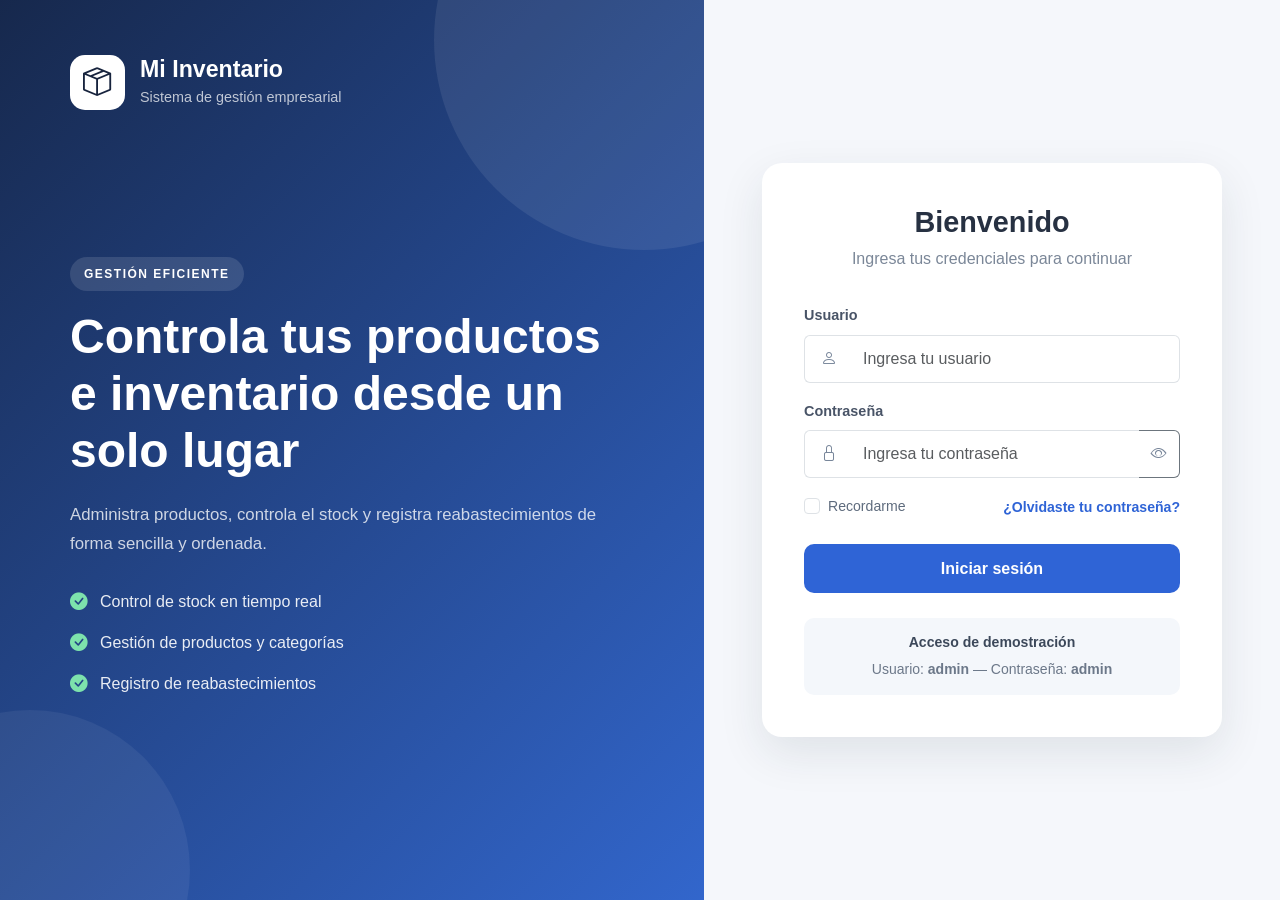
<file: index.html>
<!DOCTYPE html>
<html lang="es">
<head>
    <meta charset="UTF-8">

    <meta
        name="viewport"
        content="width=device-width, initial-scale=1.0"
    >

    <title>Iniciar sesión</title>

    <!-- Bootstrap -->
    <link
        href="https://cdn.jsdelivr.net/npm/bootstrap@5.3.3/dist/css/bootstrap.min.css"
        rel="stylesheet"
    >

    <!-- Bootstrap Icons -->
    <link
        href="https://cdn.jsdelivr.net/npm/bootstrap-icons@1.11.3/font/bootstrap-icons.min.css"
        rel="stylesheet"
    >

    <!-- CSS propio -->
    <link rel="stylesheet" href="index.css">
</head>

<body>

<main class="login-container">

    <div class="login-wrapper">

        <!-- Sección izquierda -->
        <section class="login-info">

            <div class="login-info-content">

                <div class="brand-container">
                    <div class="brand-icon">
                        <i class="bi bi-box-seam"></i>
                    </div>

                    <div>
                        <h2 class="brand-title">
                            Mi Inventario
                        </h2>

                        <p class="brand-subtitle">
                            Sistema de gestión empresarial
                        </p>
                    </div>
                </div>

                <div class="welcome-content">
                    <span class="welcome-label">
                        GESTIÓN EFICIENTE
                    </span>

                    <h1>
                        Controla tus productos e inventario desde un solo lugar
                    </h1>

                    <p>
                        Administra productos, controla el stock y registra
                        reabastecimientos de forma sencilla y ordenada.
                    </p>

                    <div class="feature-list">

                        <div class="feature-item">
                            <i class="bi bi-check-circle-fill"></i>

                            <span>
                                Control de stock en tiempo real
                            </span>
                        </div>

                        <div class="feature-item">
                            <i class="bi bi-check-circle-fill"></i>

                            <span>
                                Gestión de productos y categorías
                            </span>
                        </div>

                        <div class="feature-item">
                            <i class="bi bi-check-circle-fill"></i>

                            <span>
                                Registro de reabastecimientos
                            </span>
                        </div>

                    </div>
                </div>

            </div>

        </section>

        <!-- Sección derecha -->
        <section class="login-form-section">

            <div class="login-card">

                <div class="login-header">

                    <div class="login-mobile-logo">
                        <i class="bi bi-box-seam"></i>
                    </div>

                    <h3>
                        Bienvenido
                    </h3>

                    <p>
                        Ingresa tus credenciales para continuar
                    </p>

                </div>

                <form id="formLogin" novalidate onsubmit="login(event)">

                    <!-- Usuario -->
                    <div class="mb-3">

                        <label
                            for="usuario"
                            class="form-label"
                        >
                            Usuario
                        </label>

                        <div class="input-group login-input-group">

                            <span class="input-group-text">
                                <i class="bi bi-person"></i>
                            </span>

                            <input
                                type="text"
                                id="usuario"
                                class="form-control"
                                placeholder="Ingresa tu usuario"
                                autocomplete="username"
                                required
                            >

                        </div>

                        <div
                            class="invalid-feedback"
                            id="errorUsuario"
                        >
                            Debes ingresar tu usuario.
                        </div>

                    </div>

                    <!-- Contraseña -->
                    <div class="mb-3">

                        <label
                            for="password"
                            class="form-label"
                        >
                            Contraseña
                        </label>

                        <div class="input-group login-input-group">

                            <span class="input-group-text">
                                <i class="bi bi-lock"></i>
                            </span>

                            <input
                                type="password"
                                id="password"
                                class="form-control"
                                placeholder="Ingresa tu contraseña"
                                autocomplete="current-password"
                                required
                            >

                            <button
                                type="button"
                                class="btn btn-outline-secondary btn-password"
                                id="btnMostrarPassword"
                                aria-label="Mostrar contraseña"
                            >
                                <i
                                    class="bi bi-eye"
                                    id="iconoPassword"
                                ></i>
                            </button>

                        </div>

                        <div
                            class="invalid-feedback"
                            id="errorPassword"
                        >
                            Debes ingresar tu contraseña.
                        </div>

                    </div>

                    <!-- Opciones -->
                    <div class="d-flex justify-content-between align-items-center mb-4">

                        <div class="form-check">

                            <input
                                class="form-check-input"
                                type="checkbox"
                                id="recordarme"
                            >

                            <label
                                class="form-check-label"
                                for="recordarme"
                            >
                                Recordarme
                            </label>

                        </div>

                        <a href="#" class="forgot-link">
                            ¿Olvidaste tu contraseña?
                        </a>

                    </div>

                    <!-- Mensaje -->
                    <div
                        id="mensajeLogin"
                        class="alert d-none"
                        role="alert"
                    ></div>

                    <!-- Botón login -->
                    <button
                        type="submit"
                        class="btn btn-primary w-100 btn-login"
                        id="btnLogin"
                    >
                        <span id="textoBoton">
                            Iniciar sesión
                        </span>

                        <span
                            id="spinnerLogin"
                            class="spinner-border spinner-border-sm ms-2 d-none"
                            role="status"
                        ></span>
                    </button>

                </form>

                <div class="demo-access">
                    <p class="mb-1">
                        Acceso de demostración
                    </p>

                    <small>
                        Usuario:
                        <strong>admin</strong>
                        —
                        Contraseña:
                        <strong>admin</strong>
                    </small>
                </div>

            </div>

        </section>

    </div>

</main>

<!-- Toast -->
<div class="toast-container position-fixed bottom-0 end-0 p-3">

    <div
        id="toastLogin"
        class="toast align-items-center text-bg-success border-0"
        role="alert"
    >
        <div class="d-flex">

            <div
                class="toast-body"
                id="textoToast"
            >
                Inicio de sesión correcto.
            </div>

            <button
                type="button"
                class="btn-close btn-close-white me-2 m-auto"
                data-bs-dismiss="toast"
            ></button>

        </div>
    </div>

</div>

<script src="https://cdn.jsdelivr.net/npm/bootstrap@5.3.3/dist/js/bootstrap.bundle.min.js"></script>
<script src="index.js"></script>
<script src="js/config.js"></script>

</body>
</html>
</file>
<file: index.css>
* {
    box-sizing: border-box;
}

body {
    margin: 0;
    min-height: 100vh;
    font-family: Arial, Helvetica, sans-serif;
    background-color: #f4f7fb;
    color: #273142;
}

.login-container {
    min-height: 100vh;
}

.login-wrapper {
    display: grid;
    grid-template-columns: 1.1fr 0.9fr;
    min-height: 100vh;
}

/* Sección izquierda */

.login-info {
    position: relative;
    overflow: hidden;
    padding: 55px 70px;
    color: white;
    background:
        linear-gradient(
            135deg,
            rgba(18, 36, 73, 0.98),
            rgba(38, 93, 201, 0.94)
        );
}

.login-info::before {
    content: "";
    position: absolute;
    width: 420px;
    height: 420px;
    top: -170px;
    right: -150px;
    border-radius: 50%;
    background-color: rgba(255, 255, 255, 0.08);
}

.login-info::after {
    content: "";
    position: absolute;
    width: 320px;
    height: 320px;
    left: -130px;
    bottom: -130px;
    border-radius: 50%;
    background-color: rgba(255, 255, 255, 0.06);
}

.login-info-content {
    position: relative;
    z-index: 2;
    min-height: calc(100vh - 110px);
    display: flex;
    flex-direction: column;
}

.brand-container {
    display: flex;
    align-items: center;
    gap: 15px;
}

.brand-icon {
    width: 55px;
    height: 55px;
    display: flex;
    align-items: center;
    justify-content: center;
    border-radius: 15px;
    font-size: 1.8rem;
    color: #17233d;
    background-color: white;
}

.brand-title {
    margin: 0;
    font-size: 1.45rem;
    font-weight: 700;
}

.brand-subtitle {
    margin: 3px 0 0;
    color: rgba(255, 255, 255, 0.72);
    font-size: 0.9rem;
}

.welcome-content {
    max-width: 650px;
    margin: auto 0;
}

.welcome-label {
    display: inline-block;
    margin-bottom: 18px;
    padding: 8px 14px;
    border-radius: 20px;
    font-size: 0.75rem;
    font-weight: 700;
    letter-spacing: 1.5px;
    background-color: rgba(255, 255, 255, 0.12);
}

.welcome-content h1 {
    max-width: 600px;
    margin-bottom: 22px;
    font-size: 3rem;
    line-height: 1.18;
    font-weight: 700;
}

.welcome-content > p {
    max-width: 570px;
    margin-bottom: 30px;
    color: rgba(255, 255, 255, 0.78);
    font-size: 1.05rem;
    line-height: 1.7;
}

.feature-list {
    display: flex;
    flex-direction: column;
    gap: 15px;
}

.feature-item {
    display: flex;
    align-items: center;
    gap: 12px;
    color: rgba(255, 255, 255, 0.9);
}

.feature-item i {
    color: #7de2ac;
    font-size: 1.1rem;
}

/* Sección derecha */

.login-form-section {
    display: flex;
    align-items: center;
    justify-content: center;
    padding: 40px;
    background-color: #f5f7fb;
}

.login-card {
    width: 100%;
    max-width: 460px;
    padding: 42px;
    border-radius: 20px;
    background-color: white;
    box-shadow: 0 16px 45px rgba(31, 45, 61, 0.1);
}

.login-header {
    margin-bottom: 32px;
    text-align: center;
}

.login-header h3 {
    margin-bottom: 8px;
    font-size: 1.8rem;
    font-weight: 700;
}

.login-header p {
    margin: 0;
    color: #7b8798;
}

.login-mobile-logo {
    display: none;
    width: 55px;
    height: 55px;
    margin: 0 auto 18px;
    align-items: center;
    justify-content: center;
    border-radius: 15px;
    color: white;
    font-size: 1.7rem;
    background-color: #2f64d6;
}

.form-label {
    margin-bottom: 8px;
    color: #495467;
    font-size: 0.9rem;
    font-weight: 600;
}

.login-input-group .input-group-text {
    min-width: 48px;
    justify-content: center;
    border-right: none;
    color: #78869a;
    background-color: white;
}

.login-input-group .form-control {
    min-height: 48px;
    border-left: none;
    box-shadow: none;
}

.login-input-group .form-control:focus {
    border-color: #dee2e6;
}

.login-input-group:focus-within .input-group-text,
.login-input-group:focus-within .form-control,
.login-input-group:focus-within .btn-password {
    border-color: #2f64d6;
}

.btn-password {
    border-left: none;
    color: #78869a;
    background-color: white;
}

.btn-password:hover,
.btn-password:focus {
    color: #2f64d6;
    background-color: white;
}

.form-check-label {
    color: #5e6b7d;
    font-size: 0.88rem;
}

.forgot-link {
    color: #2f64d6;
    font-size: 0.88rem;
    font-weight: 600;
    text-decoration: none;
}

.forgot-link:hover {
    text-decoration: underline;
}

.btn-login {
    min-height: 49px;
    border: none;
    border-radius: 10px;
    font-weight: 600;
    background-color: #2f64d6;
}

.btn-login:hover {
    background-color: #2453b8;
}

.demo-access {
    margin-top: 25px;
    padding: 14px;
    border-radius: 10px;
    text-align: center;
    color: #6c7889;
    background-color: #f4f7fb;
}

.demo-access p {
    color: #3c485a;
    font-size: 0.88rem;
    font-weight: 600;
}

/* Validaciones */

.invalid-feedback {
    display: none;
    margin-top: 6px;
}

.campo-invalido + .invalid-feedback {
    display: block;
}

.input-group.campo-invalido .input-group-text,
.input-group.campo-invalido .form-control,
.input-group.campo-invalido .btn-password {
    border-color: #dc3545;
}

/* Responsive */

@media (max-width: 991px) {
    .login-wrapper {
        grid-template-columns: 1fr;
    }

    .login-info {
        display: none;
    }

    .login-form-section {
        min-height: 100vh;
        padding: 25px;
    }

    .login-mobile-logo {
        display: flex;
    }
}

@media (max-width: 576px) {
    .login-form-section {
        padding: 15px;
    }

    .login-card {
        padding: 28px 22px;
        border-radius: 16px;
    }

    .login-header h3 {
        font-size: 1.55rem;
    }

    .forgot-link,
    .form-check-label {
        font-size: 0.8rem;
    }
}
</file>
<file: css/alertas.css>
/* ============================================================
   GENERAL
============================================================ */

body {
    background: #f6f8fb;
}

.page-header {
    background: #ffffff;
    border-bottom: 1px solid #e5e7eb;
}

.card {
    border: 1px solid #e5e7eb;
    border-radius: 16px;
    box-shadow: 0 4px 18px rgba(15, 23, 42, 0.04);
}


/* ============================================================
   RESUMEN
============================================================ */

.resumen-alerta-card {
    transition: transform 0.2s ease;
}

.resumen-alerta-card:hover {
    transform: translateY(-2px);
}

.resumen-alerta-icono {
    width: 48px;
    height: 48px;
    border-radius: 14px;

    display: flex;
    align-items: center;
    justify-content: center;

    font-size: 22px;
}


/* ============================================================
   FILTROS
============================================================ */

.filtros-card .form-label {
    font-size: 14px;
    font-weight: 600;
    color: #374151;
}

.filtros-card .form-control,
.filtros-card .form-select,
.filtros-card .input-group-text {
    min-height: 42px;
}


/* ============================================================
   LISTA DE ALERTAS
============================================================ */

.alerta-item {
    display: grid;
    grid-template-columns: 54px 1fr auto;
    gap: 16px;

    padding: 18px;
    margin-bottom: 14px;

    background: #ffffff;

    border: 1px solid #e5e7eb;
    border-radius: 14px;

    transition:
        transform 0.2s ease,
        border-color 0.2s ease,
        box-shadow 0.2s ease;
}

.alerta-item:last-child {
    margin-bottom: 0;
}

.alerta-item:hover {
    transform: translateY(-1px);

    border-color: #cbd5e1;

    box-shadow: 0 7px 22px rgba(15, 23, 42, 0.07);
}

.alerta-no-leida {
    background: #f8fbff;
    border-left: 4px solid #0d6efd;
}

.alerta-resuelta {
    opacity: 0.72;
}


/* ============================================================
   ICONOS
============================================================ */

.alerta-icono {
    width: 50px;
    height: 50px;

    border-radius: 14px;

    display: flex;
    align-items: center;
    justify-content: center;

    font-size: 22px;
}

.alerta-icono-sin-stock {
    color: #dc3545;
    background: #f8d7da;
}

.alerta-icono-critico {
    color: #fd7e14;
    background: #fff3cd;
}

.alerta-icono-reorden {
    color: #0dcaf0;
    background: #cff4fc;
}

.alerta-icono-general {
    color: #0d6efd;
    background: #cfe2ff;
}


/* ============================================================
   CONTENIDO
============================================================ */

.alerta-contenido {
    min-width: 0;
}

.alerta-cabecera {
    display: flex;
    justify-content: space-between;
    align-items: flex-start;
    gap: 16px;
}

.alerta-producto {
    font-size: 14px;
    font-weight: 600;
    color: #374151;
}

.alerta-producto span {
    font-weight: 400;
    color: #6b7280;
}

.alerta-mensaje {
    color: #4b5563;
    font-size: 14px;

    margin-top: 12px;
    margin-bottom: 12px;
}

.alerta-datos {
    display: flex;
    flex-wrap: wrap;
    gap: 8px 18px;

    font-size: 13px;
    color: #6b7280;
}

.alerta-datos span {
    display: inline-flex;
    align-items: center;
    gap: 5px;
}


/* ============================================================
   ACCIONES
============================================================ */

.alerta-acciones {
    display: flex;
    align-items: flex-start;
    gap: 8px;
}

.alerta-acciones .btn {
    width: 36px;
    height: 36px;

    display: flex;
    align-items: center;
    justify-content: center;

    border-radius: 10px;
}


/* ============================================================
   SIN ALERTAS
============================================================ */

.sin-alertas {
    text-align: center;
    padding: 60px 20px;
    color: #6b7280;
}

.sin-alertas i {
    font-size: 52px;
    color: #9ca3af;
}

.sin-alertas h5 {
    margin-top: 16px;
    color: #374151;
}

.sin-alertas p {
    margin-bottom: 0;
}


/* ============================================================
   CONTADOR SIDEBAR
============================================================ */

.contador-alertas-sidebar {
    margin-left: auto;

    min-width: 22px;
    height: 22px;

    padding: 0 7px;

    display: inline-flex;
    align-items: center;
    justify-content: center;

    border-radius: 999px;

    background: #dc3545;
    color: #ffffff;

    font-size: 12px;
    font-weight: 700;
}


/* ============================================================
   RESPONSIVE
============================================================ */

@media (max-width: 991px) {

    .alerta-item {
        grid-template-columns: 48px 1fr;
    }

    .alerta-acciones {
        grid-column: 1 / -1;

        justify-content: flex-end;

        padding-top: 8px;
        border-top: 1px solid #e5e7eb;
    }
}

@media (max-width: 576px) {

    .alerta-item {
        grid-template-columns: 1fr;
    }

    .alerta-icono {
        width: 44px;
        height: 44px;
    }

    .alerta-cabecera {
        flex-direction: column;
        gap: 6px;
    }

    .alerta-acciones {
        grid-column: auto;
    }
}
</file>
<file: css/sesion.css>
.sidebar {
    min-height: 100vh;
    background-color: #17233d;
    color: white;
}

.sidebar-contenido {
    min-height: calc(100vh - 48px);

    display: flex;
    flex-direction: column;
    justify-content: space-between;
}

.usuario-sesion {
    margin-top: 30px;
    padding-top: 20px;

    border-top: 1px solid rgba(255, 255, 255, 0.12);
}

.usuario-info {
    display: flex;
    align-items: center;
    gap: 12px;

    margin-bottom: 14px;
    padding: 12px;

    border-radius: 12px;

    background-color: rgba(255, 255, 255, 0.07);
}

.usuario-avatar {
    width: 42px;
    height: 42px;

    flex-shrink: 0;

    display: flex;
    align-items: center;
    justify-content: center;

    border-radius: 50%;

    background-color: #2f64d6;
    color: white;

    font-size: 0.9rem;
    font-weight: 700;
}

.usuario-datos {
    min-width: 0;

    display: flex;
    flex-direction: column;
}

.usuario-datos strong {
    max-width: 135px;

    overflow: hidden;
    white-space: nowrap;
    text-overflow: ellipsis;

    color: white;
    font-size: 0.88rem;
}

.usuario-datos small {
    margin-top: 2px;

    color: #b9c5dc;
    font-size: 0.75rem;
}

.usuario-datos span {
    max-width: 135px;

    margin-top: 2px;

    overflow: hidden;
    white-space: nowrap;
    text-overflow: ellipsis;

    color: #8391ab;
    font-size: 0.7rem;
}

.btn-salir {
    width: 100%;

    display: flex;
    align-items: center;
    justify-content: center;
    gap: 9px;

    padding: 10px 12px;

    border: 1px solid rgba(255, 255, 255, 0.16);
    border-radius: 9px;

    color: #f7c5ca;
    background-color: rgba(220, 53, 69, 0.1);

    font-size: 0.85rem;
    font-weight: 600;

    transition:
        background-color 0.2s,
        color 0.2s,
        border-color 0.2s;
}

.btn-salir:hover {
    color: white;

    border-color: #dc3545;
    background-color: #dc3545;
}

@media (max-width: 991px) {
    .sidebar-contenido {
        min-height: auto;
    }

    .usuario-sesion {
        margin-top: 25px;
    }

    .usuario-datos strong,
    .usuario-datos span {
        max-width: none;
    }
}
.menu-item {
    width: 100%;

    display: flex;
    align-items: center;
    justify-content: flex-start;

    gap: 12px;

    padding: 12px 15px;
    margin-bottom: 6px;

    border-radius: 8px;

    color: #d7dfef;
    text-decoration: none;
}

.menu-item > i {
    width: 18px;
    flex-shrink: 0;
    text-align: center;
}

.contador-alertas-sidebar {
    min-width: 24px;
    height: 24px;

    margin-left: auto;
    padding: 0 7px;

    display: inline-flex;
    align-items: center;
    justify-content: center;

    border-radius: 50px;

    color: white;
    background-color: #ef4444;

    font-size: 0.72rem;
    font-weight: 700;
    line-height: 1;
}

.contador-alertas-sidebar.oculto {
    display: none;
}
</file>
<file: css/almacenes.css>
* {
    box-sizing: border-box;
}

body {
    margin: 0;
    background-color: #f5f7fb;
    color: #343a40;
}

.sidebar {
    min-height: 100vh;
    background-color: #17233d;
    color: white;
}

.sidebar-title {
    font-weight: 700;
    letter-spacing: 0.5px;
}

.menu-item {
    display: flex;
    align-items: center;
    gap: 12px;

    padding: 12px 15px;
    margin-bottom: 6px;

    border-radius: 8px;

    color: #d7dfef;
    text-decoration: none;

    transition:
        background-color 0.2s,
        color 0.2s;
}

.menu-item:hover,
.menu-item.active {
    background-color: #2f64d6;
    color: white;
}

.page-header {
    background-color: white;
    border-bottom: 1px solid #e5e9f2;
}

.card {
    border: none;
    border-radius: 14px;

    box-shadow:
        0 4px 18px rgba(31, 45, 61, 0.07);
}

.resumen-card {
    height: 100%;
}

.resumen-icono {
    width: 52px;
    height: 52px;

    flex-shrink: 0;

    display: flex;
    align-items: center;
    justify-content: center;

    border-radius: 12px;

    font-size: 1.4rem;
}

.form-label {
    margin-bottom: 7px;

    color: #495057;

    font-size: 0.88rem;
    font-weight: 600;
}

.form-control,
.form-select {
    min-height: 44px;
    border-radius: 8px;
}

.form-control:focus,
.form-select:focus {
    border-color: #2f64d6;

    box-shadow:
        0 0 0 0.2rem rgba(47, 100, 214, 0.15);
}

.btn-primary {
    background-color: #2f64d6;
    border-color: #2f64d6;
}

.btn-primary:hover {
    background-color: #2453b8;
    border-color: #2453b8;
}

.table thead th {
    padding: 13px 12px;

    background-color: #f1f4f9;
    color: #596579;

    font-size: 0.76rem;
    font-weight: 700;

    text-transform: uppercase;
    white-space: nowrap;
}

.table tbody td {
    padding: 13px 12px;
    vertical-align: middle;
}

.codigo-almacen {
    color: #2f64d6;
    font-weight: 700;
}

.icono-almacen {
    width: 43px;
    height: 43px;

    flex-shrink: 0;

    display: flex;
    align-items: center;
    justify-content: center;

    border-radius: 11px;

    background-color: #eaf0ff;
    color: #2f64d6;

    font-size: 1.2rem;
}

.badge-estado,
.badge-tipo {
    display: inline-block;

    padding: 7px 10px;

    border-radius: 20px;

    font-size: 0.75rem;
    font-weight: 700;

    white-space: nowrap;
}

.estado-activo {
    background-color: #d1e7dd;
    color: #146c43;
}

.estado-inactivo {
    background-color: #e2e3e5;
    color: #41464b;
}

.estado-mantenimiento {
    background-color: #fff3cd;
    color: #997404;
}

.tipo-principal {
    background-color: #e2d9f3;
    color: #59359a;
}

.tipo-sucursal {
    background-color: #cff4fc;
    color: #087990;
}

.tipo-temporal {
    background-color: #fff3cd;
    color: #997404;
}

.tipo-tienda {
    background-color: #d1e7dd;
    color: #146c43;
}

.required::after {
    content: " *";
    color: #dc3545;
}

.barra-ocupacion {
    min-width: 150px;
}

.progress {
    height: 8px;
    border-radius: 20px;
    background-color: #e9edf4;
}

.detalle-info {
    height: 100%;

    padding: 15px;

    border: 1px solid #e5e9f2;
    border-radius: 10px;

    background-color: #f8f9fc;
}

.detalle-info small {
    display: block;
    margin-bottom: 4px;
    color: #7b8798;
}

.detalle-info strong {
    color: #343a40;
}

@media (max-width: 991px) {
    .sidebar {
        min-height: auto;
    }
}

@media (max-width: 576px) {
    .modal-body {
        padding: 18px !important;
    }

    .resumen-icono {
        width: 45px;
        height: 45px;
    }
}
.menu-item {
    width: 100%;

    display: flex;
    align-items: center;
    justify-content: flex-start;

    gap: 12px;

    padding: 12px 15px;
    margin-bottom: 6px;

    border-radius: 8px;

    color: #d7dfef;
    text-decoration: none;
}

.menu-item > i {
    width: 18px;
    flex-shrink: 0;
    text-align: center;
}

.contador-alertas-sidebar {
    min-width: 24px;
    height: 24px;

    margin-left: auto;
    padding: 0 7px;

    display: inline-flex;
    align-items: center;
    justify-content: center;

    border-radius: 50px;

    color: white;
    background-color: #ef4444;

    font-size: 0.72rem;
    font-weight: 700;
    line-height: 1;
}

.contador-alertas-sidebar.oculto {
    display: none;
}
</file>
<file: css/choferes.css>
* {
    box-sizing: border-box;
}

body {
    margin: 0;
    background-color: #f5f7fb;
    color: #343a40;
}

.sidebar {
    min-height: 100vh;
    background-color: #17233d;
    color: white;
}

.sidebar-title {
    font-weight: 700;
    letter-spacing: 0.5px;
}

.menu-item {
    display: flex;
    align-items: center;
    gap: 12px;

    padding: 12px 15px;
    margin-bottom: 6px;

    border-radius: 8px;

    color: #d7dfef;
    text-decoration: none;

    transition:
        background-color 0.2s,
        color 0.2s;
}

.menu-item:hover,
.menu-item.active {
    background-color: #2f64d6;
    color: white;
}

.page-header {
    background-color: white;
    border-bottom: 1px solid #e5e9f2;
}

.card {
    border: none;
    border-radius: 14px;

    box-shadow:
        0 4px 18px rgba(31, 45, 61, 0.07);
}

.resumen-card {
    height: 100%;
}

.resumen-icono {
    width: 52px;
    height: 52px;

    flex-shrink: 0;

    display: flex;
    align-items: center;
    justify-content: center;

    border-radius: 12px;

    font-size: 1.4rem;
}

.form-label {
    margin-bottom: 7px;

    color: #495057;

    font-size: 0.88rem;
    font-weight: 600;
}

.form-control,
.form-select {
    min-height: 44px;
    border-radius: 8px;
}

.form-control:focus,
.form-select:focus {
    border-color: #2f64d6;

    box-shadow:
        0 0 0 0.2rem rgba(47, 100, 214, 0.15);
}

.btn-primary {
    background-color: #2f64d6;
    border-color: #2f64d6;
}

.btn-primary:hover {
    background-color: #2453b8;
    border-color: #2453b8;
}

.table thead th {
    padding: 13px 12px;

    background-color: #f1f4f9;
    color: #596579;

    font-size: 0.76rem;
    font-weight: 700;

    text-transform: uppercase;
    white-space: nowrap;
}

.table tbody td {
    padding: 13px 12px;
    vertical-align: middle;
}

.avatar-chofer {
    width: 42px;
    height: 42px;

    flex-shrink: 0;

    display: flex;
    align-items: center;
    justify-content: center;

    border-radius: 50%;

    background-color: #eaf0ff;
    color: #2f64d6;

    font-size: 1rem;
    font-weight: 700;
}

.nombre-chofer {
    color: #2f64d6;
    font-weight: 700;
}

.badge-estado,
.badge-licencia {
    display: inline-block;

    padding: 7px 10px;

    border-radius: 20px;

    font-size: 0.75rem;
    font-weight: 700;

    white-space: nowrap;
}

.estado-disponible {
    background-color: #d1e7dd;
    color: #146c43;
}

.estado-ruta {
    background-color: #cff4fc;
    color: #087990;
}

.estado-inactivo {
    background-color: #e2e3e5;
    color: #41464b;
}

.estado-suspendido {
    background-color: #f8d7da;
    color: #b02a37;
}

.licencia-vigente {
    background-color: #d1e7dd;
    color: #146c43;
}

.licencia-por-vencer {
    background-color: #fff3cd;
    color: #997404;
}

.licencia-vencida {
    background-color: #f8d7da;
    color: #b02a37;
}

.required::after {
    content: " *";
    color: #dc3545;
}

.detalle-info {
    height: 100%;

    padding: 15px;

    border: 1px solid #e5e9f2;
    border-radius: 10px;

    background-color: #f8f9fc;
}

.detalle-info small {
    display: block;
    margin-bottom: 4px;
    color: #7b8798;
}

.detalle-info strong {
    color: #343a40;
}

.modal-lg {
    max-width: 900px;
}

@media (max-width: 991px) {
    .sidebar {
        min-height: auto;
    }
}

@media (max-width: 576px) {
    .modal-body {
        padding: 18px !important;
    }

    .resumen-icono {
        width: 45px;
        height: 45px;
    }
}
.menu-item {
    width: 100%;

    display: flex;
    align-items: center;
    justify-content: flex-start;

    gap: 12px;

    padding: 12px 15px;
    margin-bottom: 6px;

    border-radius: 8px;

    color: #d7dfef;
    text-decoration: none;
}

.menu-item > i {
    width: 18px;
    flex-shrink: 0;
    text-align: center;
}

.contador-alertas-sidebar {
    min-width: 24px;
    height: 24px;

    margin-left: auto;
    padding: 0 7px;

    display: inline-flex;
    align-items: center;
    justify-content: center;

    border-radius: 50px;

    color: white;
    background-color: #ef4444;

    font-size: 0.72rem;
    font-weight: 700;
    line-height: 1;
}

.contador-alertas-sidebar.oculto {
    display: none;
}
</file>
<file: css/dashboard.css>
* {
    box-sizing: border-box;
}

body {
    margin: 0;
    background-color: #f4f7fb;
    color: #273142;
    font-family: Arial, Helvetica, sans-serif;
}

/* Sidebar */

.sidebar {
    min-height: 100vh;
    background-color: #17233d;
    color: white;
}

.sidebar-contenido {
    min-height: calc(100vh - 48px);

    display: flex;
    flex-direction: column;
    justify-content: space-between;
}

.sidebar-title {
    font-weight: 700;
    letter-spacing: 0.3px;
}

.menu-item {
    display: flex;
    align-items: center;
    gap: 12px;

    margin-bottom: 6px;
    padding: 12px 15px;

    border-radius: 8px;

    color: #d7dfef;
    text-decoration: none;

    transition:
        background-color 0.2s,
        color 0.2s;
}

.menu-item:hover,
.menu-item.active {
    color: white;
    background-color: #3467d9;
}

.menu-item i {
    width: 18px;
    text-align: center;
}

/* Usuario */

.usuario-sesion {
    margin-top: 30px;
    padding-top: 20px;

    border-top: 1px solid rgba(255, 255, 255, 0.12);
}

.usuario-info {
    display: flex;
    align-items: center;
    gap: 12px;

    margin-bottom: 14px;
    padding: 12px;

    border-radius: 12px;

    background-color: rgba(255, 255, 255, 0.07);
}

.usuario-avatar {
    width: 42px;
    height: 42px;

    flex-shrink: 0;

    display: flex;
    align-items: center;
    justify-content: center;

    border-radius: 50%;

    background-color: #3467d9;
    color: white;

    font-size: 0.9rem;
    font-weight: 700;
}

.usuario-datos {
    min-width: 0;

    display: flex;
    flex-direction: column;
}

.usuario-datos strong,
.usuario-datos span {
    max-width: 135px;
    overflow: hidden;
    white-space: nowrap;
    text-overflow: ellipsis;
}

.usuario-datos strong {
    color: white;
    font-size: 0.88rem;
}

.usuario-datos small {
    margin-top: 2px;
    color: #b9c5dc;
    font-size: 0.75rem;
}

.usuario-datos span {
    margin-top: 2px;
    color: #8391ab;
    font-size: 0.7rem;
}

.btn-salir {
    width: 100%;

    display: flex;
    align-items: center;
    justify-content: center;
    gap: 9px;

    padding: 10px 12px;

    border: 1px solid rgba(255, 255, 255, 0.16);
    border-radius: 9px;

    color: #f7c5ca;
    background-color: rgba(220, 53, 69, 0.1);

    font-size: 0.85rem;
    font-weight: 600;

    transition:
        background-color 0.2s,
        color 0.2s;
}

.btn-salir:hover {
    color: white;
    background-color: #dc3545;
}

/* Header */

.page-header {
    background-color: white;
    border-bottom: 1px solid #e5e9f2;
}

.fecha-actual {
    padding: 9px 13px;

    border: 1px solid #e2e6ed;
    border-radius: 9px;

    color: #5e6b7d;
    background-color: #f8f9fb;

    font-size: 0.85rem;
}

/* Bienvenida */

.bienvenida-card {
    position: relative;
    overflow: hidden;

    min-height: 175px;

    display: flex;
    align-items: center;
    justify-content: space-between;

    padding: 32px 38px;

    border-radius: 18px;

    color: white;

    background:
        linear-gradient(
            135deg,
            #17233d,
            #3467d9
        );

    box-shadow:
        0 10px 30px rgba(31, 66, 145, 0.18);
}

.bienvenida-card::after {
    content: "";

    position: absolute;
    top: -100px;
    right: -70px;

    width: 280px;
    height: 280px;

    border-radius: 50%;

    background-color: rgba(255, 255, 255, 0.07);
}

.bienvenida-card > div {
    position: relative;
    z-index: 2;
}

.bienvenida-card h2 {
    font-weight: 700;
}

.bienvenida-card p {
    max-width: 650px;
    color: rgba(255, 255, 255, 0.78);
}

.bienvenida-etiqueta {
    display: inline-block;

    padding: 7px 12px;

    border-radius: 20px;

    background-color: rgba(255, 255, 255, 0.12);

    font-size: 0.72rem;
    font-weight: 700;
    letter-spacing: 1px;
}

.bienvenida-icono {
    width: 100px;
    height: 100px;

    display: flex;
    align-items: center;
    justify-content: center;

    border-radius: 28px;

    background-color: rgba(255, 255, 255, 0.12);

    font-size: 3rem;
}

/* Tarjetas */

.card {
    border: none;
    border-radius: 14px;

    box-shadow:
        0 4px 18px rgba(31, 45, 61, 0.07);
}

.resumen-card {
    height: 100%;
}

.resumen-card .card-body {
    padding: 22px;
}

.resumen-icono {
    width: 52px;
    height: 52px;

    flex-shrink: 0;

    display: flex;
    align-items: center;
    justify-content: center;

    border-radius: 13px;

    font-size: 1.4rem;
}

.resumen-detalle {
    color: #8490a2;
    font-size: 0.78rem;
}

.resumen-positivo {
    color: #198754;
}

/* Alertas */

.alerta-card {
    height: 100%;

    display: flex;
    align-items: center;
    gap: 16px;

    padding: 20px;

    border-radius: 14px;
    border-left: 5px solid;

    background-color: white;

    box-shadow:
        0 4px 18px rgba(31, 45, 61, 0.07);
}

.alerta-card h4 {
    margin: 4px 0;
    font-weight: 700;
}

.alerta-card small {
    color: #6e7a8c;
}

.alerta-card a {
    font-size: 0.78rem;
    font-weight: 600;
    text-decoration: none;
}

.alerta-icono {
    width: 48px;
    height: 48px;

    flex-shrink: 0;

    display: flex;
    align-items: center;
    justify-content: center;

    border-radius: 12px;

    font-size: 1.25rem;
}

.alerta-stock-bajo {
    border-left-color: #f0ad4e;
}

.alerta-stock-bajo .alerta-icono {
    color: #997404;
    background-color: #fff3cd;
}

.alerta-sin-stock {
    border-left-color: #dc3545;
}

.alerta-sin-stock .alerta-icono {
    color: #b02a37;
    background-color: #f8d7da;
}

.alerta-solicitudes {
    border-left-color: #3467d9;
}

.alerta-solicitudes .alerta-icono {
    color: #3467d9;
    background-color: #eaf0ff;
}

/* Gráfico */

.grafico-ventas {
    min-height: 285px;

    display: flex;
    align-items: flex-end;
    justify-content: space-between;
    gap: 14px;

    padding-top: 30px;
}

.barra-dia {
    height: 240px;

    flex: 1;

    display: flex;
    flex-direction: column;
    justify-content: flex-end;
    align-items: center;

    gap: 8px;
}

.barra-contenedor {
    width: 100%;
    height: 200px;

    display: flex;
    align-items: flex-end;

    border-radius: 8px;

    background-color: #edf1f7;
}

.barra-valor {
    width: 100%;

    min-height: 5px;

    border-radius: 8px 8px 4px 4px;

    background:
        linear-gradient(
            180deg,
            #5e87e8,
            #3467d9
        );

    transition: height 0.4s ease;
}

.barra-dia small {
    color: #7b8798;
    font-size: 0.75rem;
}

.barra-dia strong {
    color: #445065;
    font-size: 0.72rem;
}

/* Operaciones */

.operacion-item {
    display: flex;
    align-items: center;
    gap: 14px;

    padding: 17px 0;

    border-bottom: 1px solid #edf0f5;
}

.operacion-item:last-child {
    border-bottom: none;
}

.operacion-item span {
    color: #536074;
    font-size: 0.88rem;
}

.operacion-icono {
    width: 44px;
    height: 44px;

    flex-shrink: 0;

    display: flex;
    align-items: center;
    justify-content: center;

    border-radius: 11px;

    font-size: 1.15rem;
}

.operacion-ventas {
    color: #198754;
    background-color: #d1e7dd;
}

.operacion-envios {
    color: #087990;
    background-color: #cff4fc;
}

.operacion-devoluciones {
    color: #997404;
    background-color: #fff3cd;
}

.operacion-almacenes {
    color: #3467d9;
    background-color: #eaf0ff;
}

.progress {
    height: 7px;
    border-radius: 20px;
    background-color: #edf0f4;
}

/* Tabla */

.table thead th {
    padding: 13px 12px;

    background-color: #f1f4f9;
    color: #596579;

    font-size: 0.74rem;
    font-weight: 700;

    text-transform: uppercase;
    white-space: nowrap;
}

.table tbody td {
    padding: 13px 12px;
    vertical-align: middle;
}

.producto-tabla {
    font-weight: 700;
    color: #344054;
}

.badge-stock {
    display: inline-block;

    padding: 6px 10px;

    border-radius: 20px;

    font-size: 0.72rem;
    font-weight: 700;
}

.stock-bajo {
    color: #997404;
    background-color: #fff3cd;
}

.sin-stock {
    color: #b02a37;
    background-color: #f8d7da;
}

/* Actividad */

.actividad-lista {
    display: flex;
    flex-direction: column;
}

.actividad-item {
    display: flex;
    gap: 13px;

    padding: 15px 0;

    border-bottom: 1px solid #edf0f5;
}

.actividad-item:last-child {
    border-bottom: none;
}

.actividad-icono {
    width: 40px;
    height: 40px;

    flex-shrink: 0;

    display: flex;
    align-items: center;
    justify-content: center;

    border-radius: 10px;

    color: #3467d9;
    background-color: #eaf0ff;
}

.actividad-contenido strong {
    display: block;

    margin-bottom: 3px;

    color: #344054;
    font-size: 0.86rem;
}

.actividad-contenido p {
    margin: 0 0 4px;

    color: #697586;
    font-size: 0.78rem;
}

.actividad-contenido small {
    color: #98a2b3;
    font-size: 0.7rem;
}

/* Responsive */

@media (max-width: 991px) {
    .sidebar {
        min-height: auto;
    }

    .sidebar-contenido {
        min-height: auto;
    }

    .usuario-sesion {
        margin-top: 25px;
    }

    .bienvenida-icono {
        display: none;
    }

    .usuario-datos strong,
    .usuario-datos span {
        max-width: none;
    }
}

@media (max-width: 576px) {
    .bienvenida-card {
        padding: 25px;
    }

    .bienvenida-card h2 {
        font-size: 1.6rem;
    }

    .fecha-actual {
        display: none;
    }

    .grafico-ventas {
        gap: 6px;
    }

    .barra-dia strong {
        display: none;
    }
}
.menu-item {
    width: 100%;

    display: flex;
    align-items: center;
    justify-content: flex-start;

    gap: 12px;

    padding: 12px 15px;
    margin-bottom: 6px;

    border-radius: 8px;

    color: #d7dfef;
    text-decoration: none;
}

.menu-item > i {
    width: 18px;
    flex-shrink: 0;
    text-align: center;
}

.contador-alertas-sidebar {
    min-width: 24px;
    height: 24px;

    margin-left: auto;
    padding: 0 7px;

    display: inline-flex;
    align-items: center;
    justify-content: center;

    border-radius: 50px;

    color: white;
    background-color: #ef4444;

    font-size: 0.72rem;
    font-weight: 700;
    line-height: 1;
}

.contador-alertas-sidebar.oculto {
    display: none;
}


.filtro-almacen-wrap {
    min-width: 260px;
    display: flex;
    flex-direction: column;
    gap: 6px;
}

.filtro-almacen-label {
    display: flex;
    align-items: center;
    gap: 6px;
    margin: 0;
    font-size: 13px;
    font-weight: 600;
    color: #344054;
}

.filtro-almacen-label i {
    color: #3b82f6;
    font-size: 14px;
}

.filtro-almacen-box {
    position: relative;
}

.filtro-almacen-select {
    width: 100%;
    height: 42px;
    padding: 0 42px 0 14px;
    border: 1px solid #d0d5dd;
    border-radius: 12px;
    background-color: #fff;
    color: #101828;
    font-size: 14px;
    font-weight: 500;
    outline: none;
    box-shadow: 0 1px 2px rgba(16, 24, 40, 0.05);
    transition: all 0.2s ease;
    appearance: none;
    -webkit-appearance: none;
    -moz-appearance: none;
    cursor: pointer;
}

.filtro-almacen-select:hover {
    border-color: #98a2b3;
}

.filtro-almacen-select:focus {
    border-color: #3b82f6;
    box-shadow: 0 0 0 4px rgba(59, 130, 246, 0.15);
}

.filtro-almacen-box::after {
    content: "\F282";
    font-family: "bootstrap-icons";
    position: absolute;
    right: 14px;
    top: 50%;
    transform: translateY(-50%);
    color: #667085;
    font-size: 14px;
    pointer-events: none;
}

.filtro-almacen-select:disabled {
    background-color: #f9fafb;
    color: #667085;
    cursor: not-allowed;
    opacity: 1;
}

@media (max-width: 768px) {
    .filtro-almacen-wrap {
        min-width: 100%;
    }
}
</file>
<file: css/inventario.css>
body {
    background-color: #f5f7fb;
    color: #343a40;
}

.sidebar {
    min-height: 100vh;
    background-color: #17233d;
    color: white;
}

.sidebar-title {
    font-weight: 700;
    letter-spacing: 0.5px;
}

.menu-item {
    display: flex;
    align-items: center;
    gap: 12px;

    padding: 12px 15px;
    margin-bottom: 6px;

    border-radius: 8px;

    color: #d7dfef;
    text-decoration: none;

    transition: background-color 0.2s, color 0.2s;
}

.menu-item:hover,
.menu-item.active {
    background-color: #2f64d6;
    color: white;
}

.page-header {
    background-color: white;
    border-bottom: 1px solid #e5e9f2;
}

.card {
    border: none;
    border-radius: 14px;

    box-shadow: 0 4px 18px rgba(31, 45, 61, 0.07);
}

.resumen-card {
    height: 100%;
}

.resumen-icono {
    width: 52px;
    height: 52px;

    border-radius: 12px;

    display: flex;
    align-items: center;
    justify-content: center;

    font-size: 1.4rem;
}

.form-label {
    font-size: 0.88rem;
    font-weight: 600;
    color: #495057;
}

.form-control,
.form-select {
    min-height: 44px;
    border-radius: 8px;
}

.form-control:focus,
.form-select:focus {
    border-color: #2f64d6;

    box-shadow:
        0 0 0 0.2rem rgba(47, 100, 214, 0.15);
}

.btn-primary {
    background-color: #2f64d6;
    border-color: #2f64d6;
}

.btn-primary:hover {
    background-color: #2452b2;
    border-color: #2452b2;
}

.producto-card {
    height: 100%;
    overflow: hidden;

    transition:
        transform 0.2s,
        box-shadow 0.2s;
}

.producto-card:hover {
    transform: translateY(-4px);

    box-shadow:
        0 10px 28px rgba(31, 45, 61, 0.13);
}

.producto-imagen {
    height: 180px;

    background-color: #f1f4f9;

    display: flex;
    align-items: center;
    justify-content: center;

    overflow: hidden;
}

.producto-imagen img {
    width: 100%;
    height: 100%;
    object-fit: cover;
}

.producto-sin-imagen {
    font-size: 4rem;
    color: #8e9aae;
}

.producto-codigo {
    font-size: 0.78rem;
    color: #7b8798;
    font-weight: 600;
}

.producto-nombre {
    font-size: 1.05rem;
    font-weight: 700;
    min-height: 50px;
}

.producto-detalle {
    display: flex;
    justify-content: space-between;

    margin-bottom: 8px;

    font-size: 0.88rem;
}

.producto-detalle span:first-child {
    color: #7b8798;
}

.stock-contenedor {
    background-color: #f7f9fc;

    border-radius: 10px;

    padding: 12px;
}

.stock-numero {
    font-size: 1.5rem;
    font-weight: 700;
}

.stock-disponible {
    color: #198754;
}

.stock-bajo {
    color: #e49b00;
}

.stock-agotado {
    color: #dc3545;
}

.badge-stock {
    padding: 7px 10px;

    border-radius: 20px;

    font-size: 0.75rem;
    font-weight: 600;

    white-space: nowrap;
}

.required::after {
    content: " *";
    color: #dc3545;
}

.table thead th {
    white-space: nowrap;

    font-size: 0.78rem;
    text-transform: uppercase;

    color: #596579;
}

.table tbody td,
.table tfoot td {
    vertical-align: middle;
}

.cantidad-detalle {
    width: 90px;
}

.modal-xl {
    max-width: 1200px;
}

@media (max-width: 991px) {
    .sidebar {
        min-height: auto;
    }
}

@media (max-width: 576px) {
    .producto-imagen {
        height: 150px;
    }

    .modal-body {
        padding: 18px !important;
    }
}
.menu-item {
    width: 100%;

    display: flex;
    align-items: center;
    justify-content: flex-start;

    gap: 12px;

    padding: 12px 15px;
    margin-bottom: 6px;

    border-radius: 8px;

    color: #d7dfef;
    text-decoration: none;
}

.menu-item > i {
    width: 18px;
    flex-shrink: 0;
    text-align: center;
}

.contador-alertas-sidebar {
    min-width: 24px;
    height: 24px;

    margin-left: auto;
    padding: 0 7px;

    display: inline-flex;
    align-items: center;
    justify-content: center;

    border-radius: 50px;

    color: white;
    background-color: #ef4444;

    font-size: 0.72rem;
    font-weight: 700;
    line-height: 1;
}

.contador-alertas-sidebar.oculto {
    display: none;
}
</file>
<file: css/kardex.css>
/* ============================================================
   VARIABLES
============================================================ */

:root {
    --color-fondo: #f4f6f9;
    --color-sidebar: #111827;
    --color-sidebar-hover: #1f2937;
    --color-primario: #2563eb;
    --color-texto: #111827;
    --color-texto-suave: #6b7280;
    --color-borde: #e5e7eb;
    --color-blanco: #ffffff;
}


/* ============================================================
   BASE
============================================================ */

* {
    box-sizing: border-box;
}

body {
    margin: 0;
    background-color: var(--color-fondo);
    color: var(--color-texto);
    font-family: Arial, Helvetica, sans-serif;
}

.container-fluid {
    padding: 0;
}

.row {
    margin: 0;
}


/* ============================================================
   SIDEBAR
============================================================ */

.sidebar {
    min-height: 100vh;
    background-color: var(--color-sidebar);
    color: var(--color-blanco);
    position: sticky;
    top: 0;
}

.sidebar-contenido {
    min-height: calc(100vh - 48px);
    display: flex;
    flex-direction: column;
    justify-content: space-between;
}

.sidebar-title {
    font-weight: 700;
    color: var(--color-blanco);
}

.menu-item {
    width: 100%;
    display: flex;
    align-items: center;
    gap: 12px;
    color: #d1d5db;
    text-decoration: none;
    padding: 11px 14px;
    border-radius: 10px;
    margin-bottom: 6px;
    transition: all 0.2s ease;
}

.menu-item i {
    width: 20px;
    font-size: 17px;
}

.menu-item:hover {
    color: var(--color-blanco);
    background-color: var(--color-sidebar-hover);
}

.menu-item.active {
    color: var(--color-blanco);
    background-color: var(--color-primario);
    font-weight: 600;
}


/* ============================================================
   ENCABEZADO
============================================================ */

.page-header {
    background-color: var(--color-blanco);
    border-bottom: 1px solid var(--color-borde);
}

.page-header h4 {
    color: var(--color-texto);
}


/* ============================================================
   TARJETAS
============================================================ */

.card {
    border: 0;
    border-radius: 16px;
    box-shadow: 0 5px 18px rgba(15, 23, 42, 0.05);
}

.resumen-card {
    transition: transform 0.2s ease, box-shadow 0.2s ease;
}

.resumen-card:hover {
    transform: translateY(-2px);
    box-shadow: 0 8px 25px rgba(15, 23, 42, 0.08);
}

.resumen-icono {
    width: 52px;
    height: 52px;
    min-width: 52px;
    border-radius: 14px;
    display: flex;
    align-items: center;
    justify-content: center;
    font-size: 23px;
}

.card-header {
    border-radius: 16px 16px 0 0 !important;
}


/* ============================================================
   FORMULARIOS
============================================================ */

.form-label {
    font-size: 13px;
    font-weight: 600;
    color: #374151;
}

.form-control,
.form-select,
.input-group-text {
    min-height: 42px;
    border-color: #d7dce3;
    border-radius: 8px;
}

.input-group .form-control {
    border-radius: 0 8px 8px 0;
}

.input-group-text {
    border-radius: 8px 0 0 8px;
}

.form-control:focus,
.form-select:focus {
    border-color: var(--color-primario);
    box-shadow: 0 0 0 0.2rem rgba(37, 99, 235, 0.15);
}


/* ============================================================
   TABLA KARDEX
============================================================ */

.kardex-table {
    min-width: 1250px;
}

.table {
    margin-bottom: 0;
}

.table thead th {
    background-color: #f1f5f9;
    color: #475569;
    font-size: 12px;
    font-weight: 700;
    text-transform: uppercase;
    border-bottom: 1px solid #dbe2ea;
    padding: 14px 12px;
    white-space: nowrap;
}

.table tbody td {
    padding: 14px 12px;
    font-size: 14px;
    vertical-align: middle;
    border-bottom: 1px solid #edf0f4;
}

.table tbody tr:hover {
    background-color: #f8fafc;
}


/* ============================================================
   TIPOS DE MOVIMIENTO
============================================================ */

.badge-movimiento {
    display: inline-flex;
    align-items: center;
    gap: 6px;
    padding: 6px 10px;
    border-radius: 20px;
    font-size: 12px;
    font-weight: 700;
}

.badge-entrada {
    color: #166534;
    background-color: #dcfce7;
}

.badge-salida {
    color: #991b1b;
    background-color: #fee2e2;
}

.cantidad-entrada {
    color: #15803d;
    font-weight: 700;
}

.cantidad-salida {
    color: #dc2626;
    font-weight: 700;
}


/* ============================================================
   STOCK
============================================================ */

.stock-anterior,
.stock-resultante {
    min-width: 48px;
    display: inline-flex;
    justify-content: center;
    padding: 5px 9px;
    border-radius: 8px;
    font-weight: 700;
}

.stock-anterior {
    color: #475569;
    background-color: #f1f5f9;
}

.stock-resultante {
    color: #1d4ed8;
    background-color: #dbeafe;
}


/* ============================================================
   REFERENCIA
============================================================ */

.referencia-kardex {
    display: inline-flex;
    align-items: center;
    gap: 6px;
    color: #2563eb;
    font-size: 13px;
    font-weight: 600;
}


/* ============================================================
   MODAL
============================================================ */

.modal-content {
    box-shadow: 0 18px 50px rgba(15, 23, 42, 0.18);
}

.modal-header {
    padding: 20px 24px;
    border-bottom: 1px solid var(--color-borde);
}

.modal-footer {
    padding: 16px 24px;
    border-top: 1px solid var(--color-borde);
}

.detalle-kardex-item {
    height: 100%;
    min-height: 80px;
    padding: 15px;
    border: 1px solid var(--color-borde);
    border-radius: 12px;
    background-color: #f8fafc;
}

.detalle-kardex-item span {
    display: block;
    margin-bottom: 6px;
    color: var(--color-texto-suave);
    font-size: 12px;
    font-weight: 600;
}

.detalle-kardex-item strong {
    color: var(--color-texto);
    font-size: 14px;
}


/* ============================================================
   PAGINACIÓN
============================================================ */

.pagination .page-link {
    color: #334155;
    border-color: #dbe2ea;
}

.pagination .page-item.active .page-link {
    color: var(--color-blanco);
    background-color: var(--color-primario);
    border-color: var(--color-primario);
}

.pagination .page-link:focus {
    box-shadow: none;
}


/* ============================================================
   BOTONES
============================================================ */

.btn {
    border-radius: 8px;
    min-height: 40px;
}

.btn-success {
    background-color: #16a34a;
    border-color: #16a34a;
}

.btn-success:hover {
    background-color: #15803d;
    border-color: #15803d;
}


/* ============================================================
   RESPONSIVE
============================================================ */

@media (max-width: 991px) {

    .sidebar {
        min-height: auto;
        position: static;
    }

    .sidebar-contenido {
        min-height: auto;
    }

    .usuario-sesion {
        margin-top: 30px;
    }

    .page-header {
        padding-top: 20px !important;
        padding-bottom: 20px !important;
    }

}

@media (max-width: 768px) {

    .resumen-card .card-body {
        padding: 16px;
    }

    .resumen-icono {
        width: 46px;
        height: 46px;
        min-width: 46px;
    }

    .card-body {
        padding: 18px !important;
    }

    .table-responsive {
        border-radius: 10px;
    }

}
</file>
<file: css/productos.css>
body {
    background-color: #f5f7fb;
    color: #343a40;
}

.sidebar {
    min-height: 100vh;
    background-color: #17233d;
    color: white;
}

.sidebar-title {
    font-weight: 700;
    letter-spacing: 0.5px;
}

.menu-item {
    display: flex;
    align-items: center;
    gap: 12px;
    padding: 12px 15px;
    margin-bottom: 6px;
    border-radius: 8px;
    color: #d7dfef;
    text-decoration: none;
    transition: background-color 0.2s, color 0.2s;
}

.menu-item:hover,
.menu-item.active {
    background-color: #2f64d6;
    color: white;
}

.page-header {
    background-color: white;
    border-bottom: 1px solid #e5e9f2;
}

.card {
    border: none;
    border-radius: 14px;
    box-shadow: 0 4px 18px rgba(31, 45, 61, 0.07);
}

.card-title {
    font-size: 1rem;
    font-weight: 700;
}

.form-label {
    font-size: 0.88rem;
    font-weight: 600;
    color: #495057;
}

.form-control,
.form-select {
    min-height: 44px;
    border-radius: 8px;
}

.form-control:focus,
.form-select:focus {
    border-color: #2f64d6;
    box-shadow: 0 0 0 0.2rem rgba(47, 100, 214, 0.15);
}

.section-icon {
    width: 42px;
    height: 42px;
    border-radius: 10px;
    background-color: #eaf0ff;
    color: #2f64d6;
    display: flex;
    align-items: center;
    justify-content: center;
    font-size: 1.2rem;
}

.btn-primary {
    background-color: #2f64d6;
    border-color: #2f64d6;
}

.btn-primary:hover {
    background-color: #2353b8;
    border-color: #2353b8;
}

.table thead th {
    background-color: #f0f3f8;
    color: #4d5969;
    font-size: 0.82rem;
    text-transform: uppercase;
    white-space: nowrap;
}

.table tbody td {
    vertical-align: middle;
}

.upload-area {
    border: 2px dashed #b8c2d8;
    border-radius: 12px;
    background-color: #f8faff;
    padding: 30px;
    text-align: center;
    cursor: pointer;
    transition: border-color 0.2s, background-color 0.2s;
}

.upload-area:hover {
    border-color: #2f64d6;
    background-color: #f0f5ff;
}

.upload-icon {
    font-size: 3rem;
    color: #2f64d6;
}

.required::after {
    content: " *";
    color: #dc3545;
}

.buscador {
    max-width: 300px;
}

@media (max-width: 991px) {
    .sidebar {
        min-height: auto;
    }
}
.menu-item {
    width: 100%;

    display: flex;
    align-items: center;
    justify-content: flex-start;

    gap: 12px;

    padding: 12px 15px;
    margin-bottom: 6px;

    border-radius: 8px;

    color: #d7dfef;
    text-decoration: none;
}

.menu-item > i {
    width: 18px;
    flex-shrink: 0;
    text-align: center;
}

.contador-alertas-sidebar {
    min-width: 24px;
    height: 24px;

    margin-left: auto;
    padding: 0 7px;

    display: inline-flex;
    align-items: center;
    justify-content: center;

    border-radius: 50px;

    color: white;
    background-color: #ef4444;

    font-size: 0.72rem;
    font-weight: 700;
    line-height: 1;
}

.contador-alertas-sidebar.oculto {
    display: none;
}
</file>
<file: css/usuarios.css>
* {
    box-sizing: border-box;
}

body {
    margin: 0;
    background-color: #f5f7fb;
    color: #343a40;
}

.sidebar {
    min-height: 100vh;
    background-color: #17233d;
    color: white;
}

.sidebar-title {
    font-weight: 700;
    letter-spacing: 0.5px;
}

.menu-item {
    display: flex;
    align-items: center;
    gap: 12px;

    padding: 12px 15px;
    margin-bottom: 6px;

    border-radius: 8px;

    color: #d7dfef;
    text-decoration: none;

    transition:
        background-color 0.2s,
        color 0.2s;
}

.menu-item:hover,
.menu-item.active {
    background-color: #2f64d6;
    color: white;
}

.page-header {
    background-color: white;
    border-bottom: 1px solid #e5e9f2;
}

.card {
    border: none;
    border-radius: 14px;

    box-shadow:
        0 4px 18px rgba(31, 45, 61, 0.07);
}

.resumen-card {
    height: 100%;
}

.resumen-icono {
    width: 52px;
    height: 52px;

    flex-shrink: 0;

    display: flex;
    align-items: center;
    justify-content: center;

    border-radius: 12px;

    font-size: 1.4rem;
}

.form-label {
    margin-bottom: 7px;

    color: #495057;

    font-size: 0.88rem;
    font-weight: 600;
}

.form-control,
.form-select {
    min-height: 44px;
    border-radius: 8px;
}

.form-control:focus,
.form-select:focus {
    border-color: #2f64d6;

    box-shadow:
        0 0 0 0.2rem rgba(47, 100, 214, 0.15);
}

.btn-primary {
    background-color: #2f64d6;
    border-color: #2f64d6;
}

.btn-primary:hover {
    background-color: #2453b8;
    border-color: #2453b8;
}

.table thead th {
    padding: 13px 12px;

    background-color: #f1f4f9;
    color: #596579;

    font-size: 0.76rem;
    font-weight: 700;

    text-transform: uppercase;
    white-space: nowrap;
}

.table tbody td {
    padding: 13px 12px;
    vertical-align: middle;
}

.usuario-codigo {
    color: #2f64d6;
    font-weight: 700;
}

.badge-rol,
.badge-estado {
    display: inline-block;

    padding: 7px 10px;

    border-radius: 20px;

    font-size: 0.75rem;
    font-weight: 700;

    white-space: nowrap;
}

.rol-administrador {
    background-color: #e2d9f3;
    color: #59359a;
}

.rol-vendedor {
    background-color: #d1e7dd;
    color: #146c43;
}

.rol-almacenero {
    background-color: #cff4fc;
    color: #087990;
}

.rol-supervisor {
    background-color: #fff3cd;
    color: #997404;
}

.estado-activo {
    background-color: #d1e7dd;
    color: #146c43;
}

.estado-inactivo {
    background-color: #e2e3e5;
    color: #41464b;
}

.required::after {
    content: " *";
    color: #dc3545;
}

.detalle-info {
    height: 100%;

    padding: 15px;

    border: 1px solid #e5e9f2;
    border-radius: 10px;

    background-color: #f8f9fc;
}

.detalle-info small {
    display: block;
    margin-bottom: 4px;
    color: #7b8798;
}

.detalle-info strong {
    color: #343a40;
}

.avatar-usuario {
    width: 42px;
    height: 42px;

    display: flex;
    align-items: center;
    justify-content: center;

    flex-shrink: 0;

    border-radius: 50%;

    background-color: #eaf0ff;
    color: #2f64d6;

    font-size: 1rem;
    font-weight: 700;
}

.modal-lg {
    max-width: 900px;
}

@media (max-width: 991px) {
    .sidebar {
        min-height: auto;
    }
}

@media (max-width: 576px) {
    .modal-body {
        padding: 18px !important;
    }

    .resumen-icono {
        width: 45px;
        height: 45px;
    }
}
.menu-item {
    width: 100%;

    display: flex;
    align-items: center;
    justify-content: flex-start;

    gap: 12px;

    padding: 12px 15px;
    margin-bottom: 6px;

    border-radius: 8px;

    color: #d7dfef;
    text-decoration: none;
}

.menu-item > i {
    width: 18px;
    flex-shrink: 0;
    text-align: center;
}

.contador-alertas-sidebar {
    min-width: 24px;
    height: 24px;

    margin-left: auto;
    padding: 0 7px;

    display: inline-flex;
    align-items: center;
    justify-content: center;

    border-radius: 50px;

    color: white;
    background-color: #ef4444;

    font-size: 0.72rem;
    font-weight: 700;
    line-height: 1;
}

.contador-alertas-sidebar.oculto {
    display: none;
}
</file>
<file: css/vehiculos.css>
* {
    box-sizing: border-box;
}

body {
    margin: 0;
    background-color: #f5f7fb;
    color: #343a40;
}

.sidebar {
    min-height: 100vh;
    background-color: #17233d;
    color: white;
}

.sidebar-title {
    font-weight: 700;
    letter-spacing: 0.5px;
}

.menu-item {
    display: flex;
    align-items: center;
    gap: 12px;

    padding: 12px 15px;
    margin-bottom: 6px;

    border-radius: 8px;

    color: #d7dfef;
    text-decoration: none;

    transition:
        background-color 0.2s,
        color 0.2s;
}

.menu-item:hover,
.menu-item.active {
    background-color: #2f64d6;
    color: white;
}

.page-header {
    background-color: white;
    border-bottom: 1px solid #e5e9f2;
}

.card {
    border: none;
    border-radius: 14px;

    box-shadow:
        0 4px 18px rgba(31, 45, 61, 0.07);
}

.resumen-card {
    height: 100%;
}

.resumen-icono {
    width: 52px;
    height: 52px;

    flex-shrink: 0;

    display: flex;
    align-items: center;
    justify-content: center;

    border-radius: 12px;

    font-size: 1.4rem;
}

.form-label {
    margin-bottom: 7px;

    color: #495057;

    font-size: 0.88rem;
    font-weight: 600;
}

.form-control,
.form-select {
    min-height: 44px;
    border-radius: 8px;
}

.form-control:focus,
.form-select:focus {
    border-color: #2f64d6;

    box-shadow:
        0 0 0 0.2rem rgba(47, 100, 214, 0.15);
}

.btn-primary {
    background-color: #2f64d6;
    border-color: #2f64d6;
}

.btn-primary:hover {
    background-color: #2453b8;
    border-color: #2453b8;
}

.table thead th {
    padding: 13px 12px;

    background-color: #f1f4f9;
    color: #596579;

    font-size: 0.76rem;
    font-weight: 700;

    text-transform: uppercase;
    white-space: nowrap;
}

.table tbody td {
    padding: 13px 12px;
    vertical-align: middle;
}

.icono-vehiculo {
    width: 45px;
    height: 45px;

    flex-shrink: 0;

    display: flex;
    align-items: center;
    justify-content: center;

    border-radius: 12px;

    background-color: #eaf0ff;
    color: #2f64d6;

    font-size: 1.3rem;
}

.nombre-vehiculo {
    color: #2f64d6;
    font-weight: 700;
}

.placa-vehiculo {
    display: inline-block;

    padding: 6px 10px;

    border: 2px solid #343a40;
    border-radius: 5px;

    background-color: #fff;
    color: #212529;

    font-size: 0.8rem;
    font-weight: 800;

    letter-spacing: 1px;
}

.badge-estado,
.badge-documento {
    display: inline-block;

    padding: 7px 10px;

    border-radius: 20px;

    font-size: 0.75rem;
    font-weight: 700;

    white-space: nowrap;
}

.estado-disponible {
    background-color: #d1e7dd;
    color: #146c43;
}

.estado-ruta {
    background-color: #cff4fc;
    color: #087990;
}

.estado-mantenimiento {
    background-color: #fff3cd;
    color: #997404;
}

.estado-inactivo {
    background-color: #e2e3e5;
    color: #41464b;
}

.documento-vigente {
    background-color: #d1e7dd;
    color: #146c43;
}

.documento-por-vencer {
    background-color: #fff3cd;
    color: #997404;
}

.documento-vencido {
    background-color: #f8d7da;
    color: #b02a37;
}

.required::after {
    content: " *";
    color: #dc3545;
}

.detalle-info {
    height: 100%;

    padding: 15px;

    border: 1px solid #e5e9f2;
    border-radius: 10px;

    background-color: #f8f9fc;
}

.detalle-info small {
    display: block;

    margin-bottom: 4px;

    color: #7b8798;
}

.detalle-info strong {
    color: #343a40;
}

.seccion-detalle {
    margin-bottom: 24px;
}

.seccion-detalle h6 {
    margin-bottom: 14px;
    font-weight: 700;
}

.modal-xl {
    max-width: 1180px;
}

@media (max-width: 991px) {
    .sidebar {
        min-height: auto;
    }
}

@media (max-width: 576px) {
    .modal-body {
        padding: 18px !important;
    }

    .resumen-icono {
        width: 45px;
        height: 45px;
    }
}
.menu-item {
    width: 100%;

    display: flex;
    align-items: center;
    justify-content: flex-start;

    gap: 12px;

    padding: 12px 15px;
    margin-bottom: 6px;

    border-radius: 8px;

    color: #d7dfef;
    text-decoration: none;
}

.menu-item > i {
    width: 18px;
    flex-shrink: 0;
    text-align: center;
}

.contador-alertas-sidebar {
    min-width: 24px;
    height: 24px;

    margin-left: auto;
    padding: 0 7px;

    display: inline-flex;
    align-items: center;
    justify-content: center;

    border-radius: 50px;

    color: white;
    background-color: #ef4444;

    font-size: 0.72rem;
    font-weight: 700;
    line-height: 1;
}

.contador-alertas-sidebar.oculto {
    display: none;
}
</file>
